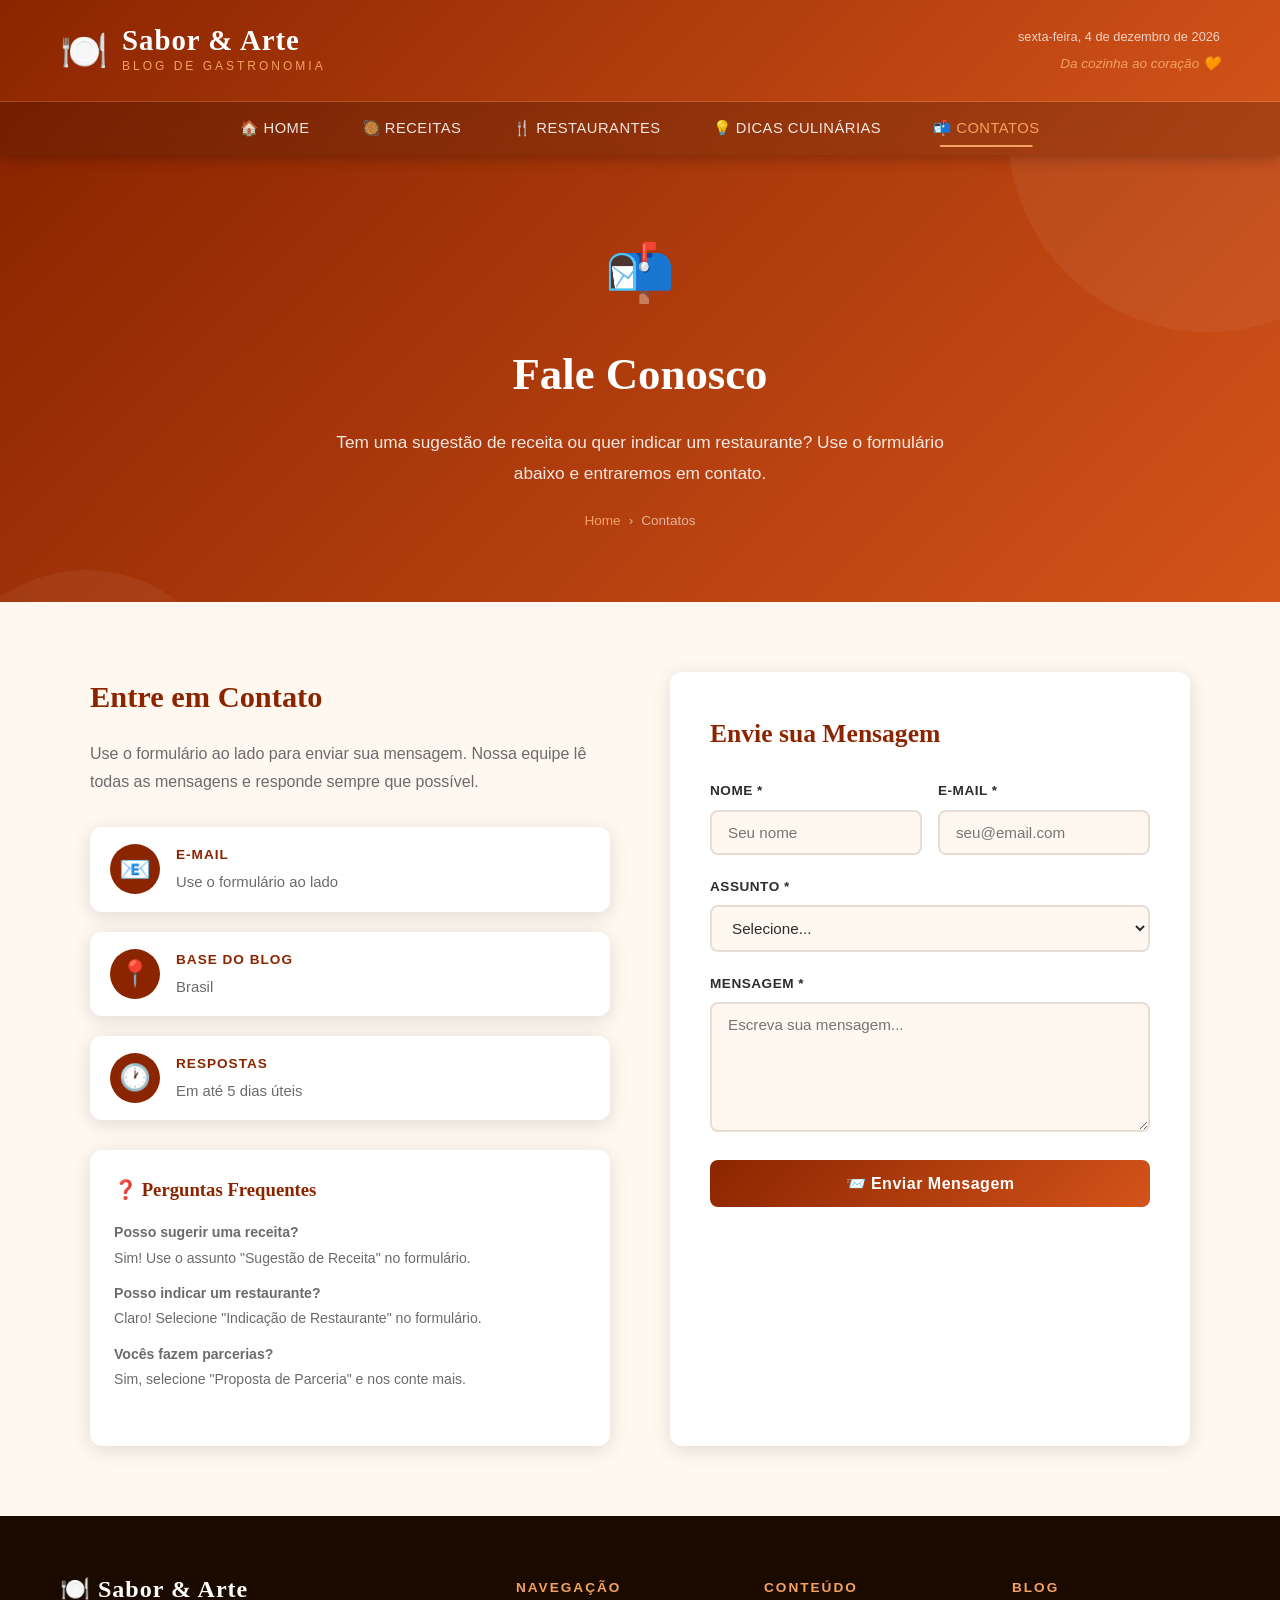
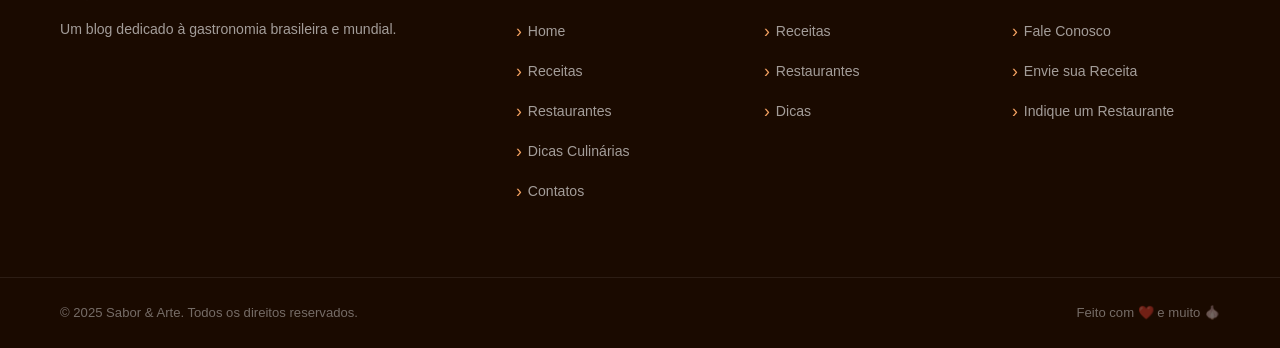
<file: contatos.html>
<!DOCTYPE html>
<html lang="pt-BR">
<head>
  <meta charset="UTF-8" />
  <meta name="viewport" content="width=device-width, initial-scale=1.0" />
  <title>Contatos | Sabor &amp; Arte</title>
  <link rel="stylesheet" href="css/style.css" />
</head>
<body>

  <header>
    <div class="header-top">
      <a href="index.html" class="logo">
        <span class="logo-icon">🍽️</span>
        <span class="logo-text">
          <span class="logo-title">Sabor &amp; Arte</span>
          <span class="logo-subtitle">Blog de Gastronomia</span>
        </span>
      </a>
      <div class="header-info">
        <span class="header-date" id="data-atual"></span>
        <span class="header-slogan">Da cozinha ao coração 🧡</span>
      </div>
    </div>
    <nav>
      <ul>
        <li><a href="index.html">🏠 Home</a></li>
        <li><a href="receitas.html">🥘 Receitas</a></li>
        <li><a href="restaurantes.html">🍴 Restaurantes</a></li>
        <li><a href="dicas.html">💡 Dicas Culinárias</a></li>
        <li><a href="contatos.html" class="active">📬 Contatos</a></li>
      </ul>
    </nav>
  </header>

  <main>

    <div class="page-hero">
      <span class="page-hero-icon">📬</span>
      <h1>Fale Conosco</h1>
      <p>
        Tem uma sugestão de receita ou quer indicar um restaurante?
        Use o formulário abaixo e entraremos em contato.
      </p>
      <div class="breadcrumb">
        <a href="index.html">Home</a>
        <span>›</span>
        <span>Contatos</span>
      </div>
    </div>

    <section class="contatos-section">
      <div class="contatos-grid">

        <!-- Informações -->
        <div class="contatos-info">
          <h2>Entre em Contato</h2>
          <p>
            Use o formulário ao lado para enviar sua mensagem.
            Nossa equipe lê todas as mensagens e responde
            sempre que possível.
          </p>

          <div class="contato-item">
            <div class="contato-icone">📧</div>
            <div class="contato-texto">
              <strong>E-mail</strong>
              <span>Use o formulário ao lado</span>
            </div>
          </div>

          <div class="contato-item">
            <div class="contato-icone">📍</div>
            <div class="contato-texto">
              <strong>Base do Blog</strong>
              <span>Brasil</span>
            </div>
          </div>

          <div class="contato-item">
            <div class="contato-icone">🕐</div>
            <div class="contato-texto">
              <strong>Respostas</strong>
              <span>Em até 5 dias úteis</span>
            </div>
          </div>

          <!-- FAQ rápido -->
          <div style="margin-top:30px; padding:24px; background:var(--cor-branco);
                      border-radius:var(--raio); box-shadow:var(--sombra);">
            <h3 style="font-family:var(--fonte-titulo); color:var(--cor-primaria);
                       margin-bottom:14px;">❓ Perguntas Frequentes</h3>
            <p style="font-size:0.88rem; color:var(--cor-texto-claro);
                      margin-bottom:10px;">
              <strong>Posso sugerir uma receita?</strong><br>
              Sim! Use o assunto "Sugestão de Receita" no formulário.
            </p>
            <p style="font-size:0.88rem; color:var(--cor-texto-claro);
                      margin-bottom:10px;">
              <strong>Posso indicar um restaurante?</strong><br>
              Claro! Selecione "Indicação de Restaurante" no formulário.
            </p>
            <p style="font-size:0.88rem; color:var(--cor-texto-claro);">
              <strong>Vocês fazem parcerias?</strong><br>
              Sim, selecione "Proposta de Parceria" e nos conte mais.
            </p>
          </div>
        </div>

        <!-- Formulário -->
        <div class="form-contato">
          <h2>Envie sua Mensagem</h2>
          <form onsubmit="enviarFormulario(event)">

            <div class="form-row">
              <div class="form-grupo">
                <label for="nome">Nome *</label>
                <input
                  type="text"
                  id="nome"
                  name="nome"
                  placeholder="Seu nome"
                  required
                />
              </div>
              <div class="form-grupo">
                <label for="email">E-mail *</label>
                <input
                  type="email"
                  id="email"
                  name="email"
                  placeholder="seu@email.com"
                  required
                />
              </div>
            </div>

            <div class="form-grupo">
              <label for="assunto">Assunto *</label>
              <select id="assunto" name="assunto" required>
                <option value="">Selecione...</option>
                <option value="sugestao-receita">💡 Sugestão de Receita</option>
                <option value="indicacao-restaurante">🍴 Indicação de Restaurante</option>
                <option value="parceria">🤝 Proposta de Parceria</option>
                <option value="duvida">❓ Dúvida sobre Receita</option>
                <option value="feedback">⭐ Feedback Geral</option>
                <option value="outro">📝 Outro</option>
              </select>
            </div>

            <div class="form-grupo">
              <label for="mensagem">Mensagem *</label>
              <textarea
                id="mensagem"
                name="mensagem"
                placeholder="Escreva sua mensagem..."
                required
              ></textarea>
            </div>

            <button type="submit" class="btn-enviar">
              📨 Enviar Mensagem
            </button>

          </form>
        </div>

      </div>
    </section>

  </main>

  <footer>
    <div class="footer-top">
      <div class="footer-brand">
        <span class="logo-title">🍽️ Sabor &amp; Arte</span>
        <p>Um blog dedicado à gastronomia brasileira e mundial.</p>
      </div>
      <div class="footer-col">
        <h4>Navegação</h4>
        <ul>
          <li><a href="index.html">Home</a></li>
          <li><a href="receitas.html">Receitas</a></li>
          <li><a href="restaurantes.html">Restaurantes</a></li>
          <li><a href="dicas.html">Dicas Culinárias</a></li>
          <li><a href="contatos.html">Contatos</a></li>
        </ul>
      </div>
      <div class="footer-col">
        <h4>Conteúdo</h4>
        <ul>
          <li><a href="receitas.html">Receitas</a></li>
          <li><a href="restaurantes.html">Restaurantes</a></li>
          <li><a href="dicas.html">Dicas</a></li>
        </ul>
      </div>
      <div class="footer-col">
        <h4>Blog</h4>
        <ul>
          <li><a href="contatos.html">Fale Conosco</a></li>
          <li><a href="contatos.html">Envie sua Receita</a></li>
          <li><a href="contatos.html">Indique um Restaurante</a></li>
        </ul>
      </div>
    </div>
    <div class="footer-bottom">
      <span>&copy; 2025 Sabor &amp; Arte. Todos os direitos reservados.</span>
      <span>Feito com ❤️ e muito 🧄</span>
    </div>
  </footer>

  <script>
    const d = new Date();
    const opts = { weekday:'long', day:'numeric', month:'long', year:'numeric' };
    document.getElementById('data-atual').textContent =
      d.toLocaleDateString('pt-BR', opts);

    function enviarFormulario(e) {
      e.preventDefault();
      const btn = document.querySelector('.btn-enviar');
      btn.textContent = '✅ Mensagem Enviada!';
      btn.style.background = '#2a7a2a';
      btn.disabled = true;
      setTimeout(() => {
        btn.textContent = '📨 Enviar Mensagem';
        btn.style.background = '';
        btn.disabled = false;
        e.target.reset();
      }, 4000);
    }
  </script>
</body>
</html>
</file>
<file: css/style.css>
/* ============================================
   RESET E VARIÁVEIS GLOBAIS
   ============================================ */
* {
  margin: 0;
  padding: 0;
  box-sizing: border-box;
}

:root {
  --cor-primaria: #8B2500;
  --cor-secundaria: #D4541A;
  --cor-destaque: #F4A261;
  --cor-clara: #FFF8F0;
  --cor-texto: #2D2D2D;
  --cor-texto-claro: #6B6B6B;
  --cor-branco: #FFFFFF;
  --cor-footer: #1A0A00;
  --fonte-titulo: 'Georgia', serif;
  --fonte-corpo: 'Segoe UI', Tahoma, Geneva, Verdana, sans-serif;
  --sombra: 0 4px 20px rgba(0, 0, 0, 0.12);
  --sombra-hover: 0 8px 30px rgba(0, 0, 0, 0.20);
  --raio: 12px;
  --transicao: all 0.3s ease;
}

html {
  scroll-behavior: smooth;
}

body {
  font-family: var(--fonte-corpo);
  color: var(--cor-texto);
  background-color: var(--cor-clara);
  line-height: 1.7;
}

/* ============================================
   HEADER
   ============================================ */
header {
  background: linear-gradient(135deg, var(--cor-primaria) 0%, var(--cor-secundaria) 100%);
  padding: 0;
  position: sticky;
  top: 0;
  z-index: 1000;
  box-shadow: 0 2px 15px rgba(0,0,0,0.3);
}

.header-top {
  display: flex;
  align-items: center;
  justify-content: space-between;
  padding: 18px 60px;
  border-bottom: 1px solid rgba(255,255,255,0.15);
}

.logo {
  display: flex;
  align-items: center;
  gap: 14px;
  text-decoration: none;
}

.logo-icon {
  font-size: 2.4rem;
  animation: pulse 2s infinite;
}

@keyframes pulse {
  0%, 100% { transform: scale(1); }
  50% { transform: scale(1.08); }
}

.logo-text {
  display: flex;
  flex-direction: column;
}

.logo-title {
  font-family: var(--fonte-titulo);
  font-size: 1.8rem;
  color: var(--cor-branco);
  font-weight: bold;
  letter-spacing: 1px;
  line-height: 1.1;
}

.logo-subtitle {
  font-size: 0.75rem;
  color: var(--cor-destaque);
  letter-spacing: 3px;
  text-transform: uppercase;
}

.header-info {
  display: flex;
  flex-direction: column;
  align-items: flex-end;
  gap: 4px;
}

.header-date {
  font-size: 0.8rem;
  color: rgba(255,255,255,0.75);
}

.header-slogan {
  font-size: 0.85rem;
  color: var(--cor-destaque);
  font-style: italic;
}

/* ============================================
   NAV
   ============================================ */
nav {
  background: rgba(0,0,0,0.2);
  backdrop-filter: blur(10px);
}

nav ul {
  list-style: none;
  display: flex;
  justify-content: center;
  align-items: center;
  padding: 0 60px;
  gap: 4px;
}

nav ul li a {
  display: block;
  color: rgba(255,255,255,0.88);
  text-decoration: none;
  padding: 14px 24px;
  font-size: 0.92rem;
  font-weight: 500;
  letter-spacing: 0.5px;
  text-transform: uppercase;
  position: relative;
  transition: var(--transicao);
}

nav ul li a::after {
  content: '';
  position: absolute;
  bottom: 8px;
  left: 50%;
  transform: translateX(-50%);
  width: 0;
  height: 2px;
  background: var(--cor-destaque);
  transition: var(--transicao);
  border-radius: 2px;
}

nav ul li a:hover,
nav ul li a.active {
  color: var(--cor-branco);
}

nav ul li a:hover::after,
nav ul li a.active::after {
  width: 60%;
}

nav ul li a.active {
  color: var(--cor-destaque);
}

/* ============================================
   MAIN
   ============================================ */
main {
  min-height: calc(100vh - 200px);
}

/* ============================================
   HERO BANNER
   ============================================ */
.hero {
  background: linear-gradient(rgba(0,0,0,0.50), rgba(0,0,0,0.50)),
              url('https://images.unsplash.com/photo-1504674900247-0877df9cc836?w=1600&q=80')
              center/cover no-repeat;
  height: 520px;
  display: flex;
  align-items: center;
  justify-content: center;
  text-align: center;
  padding: 40px;
}

.hero-content {
  max-width: 760px;
}

.hero-badge {
  display: inline-block;
  background: var(--cor-destaque);
  color: var(--cor-primaria);
  font-size: 0.78rem;
  font-weight: 700;
  letter-spacing: 3px;
  text-transform: uppercase;
  padding: 6px 20px;
  border-radius: 30px;
  margin-bottom: 20px;
}

.hero h1 {
  font-family: var(--fonte-titulo);
  font-size: 3.2rem;
  color: var(--cor-branco);
  margin-bottom: 18px;
  line-height: 1.2;
  text-shadow: 2px 2px 8px rgba(0,0,0,0.5);
}

.hero p {
  font-size: 1.15rem;
  color: rgba(255,255,255,0.92);
  margin-bottom: 30px;
  line-height: 1.8;
}

.btn-hero {
  display: inline-block;
  background: var(--cor-destaque);
  color: var(--cor-primaria);
  padding: 14px 36px;
  border-radius: 50px;
  font-weight: 700;
  font-size: 1rem;
  text-decoration: none;
  transition: var(--transicao);
  box-shadow: 0 4px 15px rgba(244,162,97,0.4);
}

.btn-hero:hover {
  background: var(--cor-branco);
  transform: translateY(-3px);
  box-shadow: 0 8px 25px rgba(244,162,97,0.5);
}

/* ============================================
   SEÇÕES GERAIS
   ============================================ */
section {
  padding: 70px 60px;
}

.section-header {
  text-align: center;
  margin-bottom: 50px;
}

.section-tag {
  display: inline-block;
  background: var(--cor-destaque);
  color: var(--cor-primaria);
  font-size: 0.72rem;
  font-weight: 700;
  letter-spacing: 2px;
  text-transform: uppercase;
  padding: 5px 16px;
  border-radius: 20px;
  margin-bottom: 14px;
}

.section-header h2 {
  font-family: var(--fonte-titulo);
  font-size: 2.2rem;
  color: var(--cor-primaria);
  margin-bottom: 12px;
}

.section-header p {
  font-size: 1rem;
  color: var(--cor-texto-claro);
  max-width: 600px;
  margin: 0 auto;
}

.divisor {
  width: 60px;
  height: 4px;
  background: linear-gradient(90deg, var(--cor-primaria), var(--cor-destaque));
  margin: 16px auto 0;
  border-radius: 2px;
}

/* ============================================
   SOBRE O BLOG (Home)
   ============================================ */
.sobre {
  background: var(--cor-branco);
}

.sobre-grid {
  display: grid;
  grid-template-columns: 1fr 1fr;
  gap: 60px;
  align-items: center;
  max-width: 1100px;
  margin: 0 auto;
}

.sobre-texto h2 {
  font-family: var(--fonte-titulo);
  font-size: 2rem;
  color: var(--cor-primaria);
  margin-bottom: 18px;
}

.sobre-texto p {
  font-size: 1rem;
  color: var(--cor-texto-claro);
  margin-bottom: 16px;
}

.sobre-stats {
  display: flex;
  gap: 30px;
  margin-top: 24px;
}

.stat {
  text-align: center;
}

.stat-numero {
  display: block;
  font-size: 2rem;
  font-weight: 700;
  color: var(--cor-secundaria);
  font-family: var(--fonte-titulo);
}

.stat-label {
  font-size: 0.8rem;
  color: var(--cor-texto-claro);
  text-transform: uppercase;
  letter-spacing: 1px;
}

.sobre-imagem {
  position: relative;
}

.sobre-imagem img {
  width: 100%;
  height: 380px;
  object-fit: cover;
  border-radius: var(--raio);
  box-shadow: var(--sombra);
}

.sobre-imagem-badge {
  position: absolute;
  bottom: -20px;
  left: -20px;
  background: var(--cor-primaria);
  color: var(--cor-branco);
  padding: 18px 22px;
  border-radius: var(--raio);
  text-align: center;
  box-shadow: var(--sombra);
}

.sobre-imagem-badge span {
  display: block;
  font-size: 1.6rem;
  font-weight: 700;
}

.sobre-imagem-badge small {
  font-size: 0.72rem;
  opacity: 0.85;
}

/* ============================================
   DESTAQUES / CARDS
   ============================================ */
.destaques {
  background: var(--cor-clara);
}

.cards-grid {
  display: grid;
  grid-template-columns: repeat(3, 1fr);
  gap: 30px;
  max-width: 1100px;
  margin: 0 auto;
}

.card {
  background: var(--cor-branco);
  border-radius: var(--raio);
  overflow: hidden;
  box-shadow: var(--sombra);
  transition: var(--transicao);
  text-decoration: none;
  color: inherit;
  display: block;
}

.card:hover {
  transform: translateY(-8px);
  box-shadow: var(--sombra-hover);
}

.card-img-wrap {
  position: relative;
  overflow: hidden;
  height: 220px;
}

.card-img-wrap img {
  width: 100%;
  height: 100%;
  object-fit: cover;
  transition: transform 0.5s ease;
}

.card:hover .card-img-wrap img {
  transform: scale(1.08);
}

.card-categoria {
  position: absolute;
  top: 14px;
  left: 14px;
  background: var(--cor-primaria);
  color: var(--cor-branco);
  font-size: 0.72rem;
  font-weight: 600;
  letter-spacing: 1.5px;
  text-transform: uppercase;
  padding: 4px 12px;
  border-radius: 20px;
}

.card-body {
  padding: 24px;
}

.card-body h3 {
  font-family: var(--fonte-titulo);
  font-size: 1.2rem;
  color: var(--cor-primaria);
  margin-bottom: 10px;
  line-height: 1.4;
}

.card-body p {
  font-size: 0.92rem;
  color: var(--cor-texto-claro);
  line-height: 1.7;
  margin-bottom: 16px;
}

.card-link {
  display: inline-flex;
  align-items: center;
  gap: 6px;
  color: var(--cor-secundaria);
  font-size: 0.88rem;
  font-weight: 600;
  text-decoration: none;
  transition: var(--transicao);
}

.card-link:hover {
  color: var(--cor-primaria);
  gap: 10px;
}

/* ============================================
   BANNER CTA
   ============================================ */
.banner-cta {
  background: linear-gradient(135deg, var(--cor-primaria), var(--cor-secundaria));
  text-align: center;
  padding: 70px 60px;
}

.banner-cta h2 {
  font-family: var(--fonte-titulo);
  font-size: 2.2rem;
  color: var(--cor-branco);
  margin-bottom: 14px;
}

.banner-cta p {
  font-size: 1.05rem;
  color: rgba(255,255,255,0.88);
  margin-bottom: 30px;
  max-width: 600px;
  margin-left: auto;
  margin-right: auto;
}

.btn-cta {
  display: inline-block;
  background: var(--cor-branco);
  color: var(--cor-primaria);
  padding: 14px 36px;
  border-radius: 50px;
  font-weight: 700;
  font-size: 0.95rem;
  text-decoration: none;
  transition: var(--transicao);
}

.btn-cta:hover {
  background: var(--cor-destaque);
  transform: translateY(-3px);
}

/* ============================================
   PAGE HERO (páginas internas)
   ============================================ */
.page-hero {
  background: linear-gradient(135deg, var(--cor-primaria) 0%, var(--cor-secundaria) 100%);
  padding: 70px 60px;
  text-align: center;
  position: relative;
  overflow: hidden;
}

.page-hero::before {
  content: '';
  position: absolute;
  top: -50%;
  right: -10%;
  width: 400px;
  height: 400px;
  background: rgba(255,255,255,0.05);
  border-radius: 50%;
}

.page-hero::after {
  content: '';
  position: absolute;
  bottom: -60%;
  left: -5%;
  width: 300px;
  height: 300px;
  background: rgba(255,255,255,0.05);
  border-radius: 50%;
}

.page-hero-icon {
  font-size: 3.5rem;
  margin-bottom: 16px;
  display: block;
}

.page-hero h1 {
  font-family: var(--fonte-titulo);
  font-size: 2.8rem;
  color: var(--cor-branco);
  margin-bottom: 14px;
}

.page-hero p {
  font-size: 1.08rem;
  color: rgba(255,255,255,0.88);
  max-width: 640px;
  margin: 0 auto;
  line-height: 1.8;
}

.breadcrumb {
  display: flex;
  justify-content: center;
  gap: 8px;
  margin-top: 20px;
  font-size: 0.85rem;
}

.breadcrumb a {
  color: var(--cor-destaque);
  text-decoration: none;
}

.breadcrumb span {
  color: rgba(255,255,255,0.6);
}

/* ============================================
   ARTIGOS / POSTS
   ============================================ */
.artigos {
  background: var(--cor-clara);
}

.artigos-grid {
  display: grid;
  grid-template-columns: repeat(2, 1fr);
  gap: 30px;
  max-width: 1100px;
  margin: 0 auto;
}

.artigo-card {
  background: var(--cor-branco);
  border-radius: var(--raio);
  overflow: hidden;
  box-shadow: var(--sombra);
  transition: var(--transicao);
  display: flex;
  flex-direction: column;
}

.artigo-card:hover {
  transform: translateY(-5px);
  box-shadow: var(--sombra-hover);
}

.artigo-card img {
  width: 100%;
  height: 220px;
  object-fit: cover;
  transition: transform 0.4s ease;
}

.artigo-card:hover img {
  transform: scale(1.05);
}

.artigo-card-body {
  padding: 26px;
  flex: 1;
  display: flex;
  flex-direction: column;
}

.artigo-meta {
  display: flex;
  align-items: center;
  gap: 14px;
  margin-bottom: 14px;
  font-size: 0.8rem;
  color: var(--cor-texto-claro);
}

.artigo-meta .tag {
  background: var(--cor-clara);
  color: var(--cor-primaria);
  font-weight: 600;
  padding: 3px 10px;
  border-radius: 20px;
  border: 1px solid var(--cor-destaque);
}

.artigo-card-body h3 {
  font-family: var(--fonte-titulo);
  font-size: 1.25rem;
  color: var(--cor-primaria);
  margin-bottom: 12px;
  line-height: 1.4;
}

.artigo-card-body p {
  font-size: 0.93rem;
  color: var(--cor-texto-claro);
  flex: 1;
  margin-bottom: 20px;
}

.btn-ler {
  display: inline-flex;
  align-items: center;
  gap: 8px;
  background: var(--cor-primaria);
  color: var(--cor-branco);
  padding: 10px 22px;
  border-radius: 50px;
  font-size: 0.85rem;
  font-weight: 600;
  text-decoration: none;
  transition: var(--transicao);
  align-self: flex-start;
}

.btn-ler:hover {
  background: var(--cor-secundaria);
  transform: translateX(4px);
}

/* ============================================
   RECEITA DESTAQUE
   ============================================ */
.receita-destaque {
  background: var(--cor-branco);
}

.receita-destaque-grid {
  display: grid;
  grid-template-columns: 1fr 1fr;
  gap: 60px;
  align-items: start;
  max-width: 1100px;
  margin: 0 auto;
}

.receita-destaque img {
  width: 100%;
  height: 420px;
  object-fit: cover;
  border-radius: var(--raio);
  box-shadow: var(--sombra);
}

.receita-info h2 {
  font-family: var(--fonte-titulo);
  font-size: 1.9rem;
  color: var(--cor-primaria);
  margin-bottom: 14px;
}

.receita-info > p {
  color: var(--cor-texto-claro);
  margin-bottom: 24px;
  font-size: 0.95rem;
}

.receita-detalhes {
  display: flex;
  gap: 20px;
  margin-bottom: 28px;
  flex-wrap: wrap;
}

.detalhe {
  display: flex;
  align-items: center;
  gap: 6px;
  background: var(--cor-clara);
  padding: 8px 16px;
  border-radius: 30px;
  font-size: 0.85rem;
  color: var(--cor-texto);
  font-weight: 500;
}

.ingredientes h3,
.modo-preparo h3 {
  font-family: var(--fonte-titulo);
  color: var(--cor-primaria);
  margin-bottom: 12px;
  font-size: 1.1rem;
}

.ingredientes ul {
  list-style: none;
  margin-bottom: 24px;
}

.ingredientes ul li {
  padding: 6px 0;
  border-bottom: 1px dashed #e0d5c8;
  font-size: 0.92rem;
  color: var(--cor-texto-claro);
  display: flex;
  align-items: center;
  gap: 8px;
}

.ingredientes ul li::before {
  content: '✦';
  color: var(--cor-destaque);
  font-size: 0.65rem;
}

.modo-preparo ol {
  padding-left: 20px;
}

.modo-preparo ol li {
  padding: 6px 0;
  font-size: 0.92rem;
  color: var(--cor-texto-claro);
  margin-bottom: 6px;
}

/* ============================================
   RESTAURANTES
   ============================================ */
.restaurantes-grid {
  display: grid;
  grid-template-columns: repeat(3, 1fr);
  gap: 28px;
  max-width: 1100px;
  margin: 0 auto;
}

.restaurante-card {
  background: var(--cor-branco);
  border-radius: var(--raio);
  overflow: hidden;
  box-shadow: var(--sombra);
  transition: var(--transicao);
}

.restaurante-card:hover {
  transform: translateY(-6px);
  box-shadow: var(--sombra-hover);
}

.restaurante-card img {
  width: 100%;
  height: 200px;
  object-fit: cover;
  transition: transform 0.4s ease;
}

.restaurante-card:hover img {
  transform: scale(1.06);
}

.restaurante-body {
  padding: 20px;
}

.restaurante-body h3 {
  font-family: var(--fonte-titulo);
  font-size: 1.15rem;
  color: var(--cor-primaria);
  margin-bottom: 6px;
}

.restaurante-local {
  font-size: 0.82rem;
  color: var(--cor-texto-claro);
  margin-bottom: 10px;
  display: flex;
  align-items: center;
  gap: 4px;
}

.estrelas {
  color: #f4c542;
  font-size: 0.95rem;
  margin-bottom: 12px;
  display: block;
}

.restaurante-body p {
  font-size: 0.88rem;
  color: var(--cor-texto-claro);
  line-height: 1.6;
  margin-bottom: 14px;
}

.tag-culinaria {
  display: inline-block;
  background: var(--cor-destaque);
  color: var(--cor-primaria);
  font-size: 0.75rem;
  font-weight: 600;
  padding: 4px 12px;
  border-radius: 20px;
}

/* ============================================
   MAPA / DICAS
   ============================================ */
.dicas-grid {
  display: grid;
  grid-template-columns: repeat(2, 1fr);
  gap: 24px;
  max-width: 1100px;
  margin: 0 auto;
}

.dica-item {
  background: var(--cor-branco);
  border-radius: var(--raio);
  padding: 28px;
  box-shadow: var(--sombra);
  display: flex;
  gap: 20px;
  transition: var(--transicao);
  align-items: flex-start;
}

.dica-item:hover {
  transform: translateY(-4px);
  box-shadow: var(--sombra-hover);
}

.dica-icone {
  font-size: 2.2rem;
  flex-shrink: 0;
  width: 60px;
  height: 60px;
  background: var(--cor-clara);
  border-radius: 50%;
  display: flex;
  align-items: center;
  justify-content: center;
}

.dica-conteudo h3 {
  font-family: var(--fonte-titulo);
  color: var(--cor-primaria);
  margin-bottom: 8px;
  font-size: 1.1rem;
}

.dica-conteudo p {
  font-size: 0.91rem;
  color: var(--cor-texto-claro);
  line-height: 1.7;
}

/* ============================================
   CONTATOS
   ============================================ */
.contatos-section {
  background: var(--cor-clara);
}

.contatos-grid {
  display: grid;
  grid-template-columns: 1fr 1fr;
  gap: 60px;
  max-width: 1100px;
  margin: 0 auto;
}

.contatos-info h2 {
  font-family: var(--fonte-titulo);
  font-size: 1.9rem;
  color: var(--cor-primaria);
  margin-bottom: 16px;
}

.contatos-info p {
  color: var(--cor-texto-claro);
  margin-bottom: 30px;
  line-height: 1.8;
}

.contato-item {
  display: flex;
  align-items: center;
  gap: 16px;
  margin-bottom: 20px;
  padding: 16px 20px;
  background: var(--cor-branco);
  border-radius: var(--raio);
  box-shadow: var(--sombra);
  transition: var(--transicao);
}

.contato-item:hover {
  transform: translateX(6px);
}

.contato-icone {
  font-size: 1.6rem;
  width: 50px;
  height: 50px;
  background: var(--cor-primaria);
  border-radius: 50%;
  display: flex;
  align-items: center;
  justify-content: center;
  flex-shrink: 0;
}

.contato-texto strong {
  display: block;
  font-size: 0.85rem;
  color: var(--cor-primaria);
  font-weight: 700;
  text-transform: uppercase;
  letter-spacing: 1px;
  margin-bottom: 2px;
}

.contato-texto span {
  font-size: 0.93rem;
  color: var(--cor-texto-claro);
}

.redes-sociais {
  margin-top: 30px;
}

.redes-sociais h3 {
  font-family: var(--fonte-titulo);
  color: var(--cor-primaria);
  margin-bottom: 16px;
}

.social-links {
  display: flex;
  gap: 12px;
}

.social-link {
  display: flex;
  align-items: center;
  gap: 8px;
  background: var(--cor-primaria);
  color: var(--cor-branco);
  padding: 10px 18px;
  border-radius: 30px;
  text-decoration: none;
  font-size: 0.85rem;
  font-weight: 600;
  transition: var(--transicao);
}

.social-link:hover {
  background: var(--cor-secundaria);
  transform: translateY(-3px);
}

/* FORMULÁRIO */
.form-contato {
  background: var(--cor-branco);
  padding: 40px;
  border-radius: var(--raio);
  box-shadow: var(--sombra);
}

.form-contato h2 {
  font-family: var(--fonte-titulo);
  font-size: 1.6rem;
  color: var(--cor-primaria);
  margin-bottom: 24px;
}

.form-grupo {
  margin-bottom: 20px;
}

.form-grupo label {
  display: block;
  font-size: 0.85rem;
  font-weight: 600;
  color: var(--cor-texto);
  margin-bottom: 7px;
  text-transform: uppercase;
  letter-spacing: 0.5px;
}

.form-grupo input,
.form-grupo select,
.form-grupo textarea {
  width: 100%;
  padding: 12px 16px;
  border: 2px solid #e8ddd4;
  border-radius: 8px;
  font-family: var(--fonte-corpo);
  font-size: 0.95rem;
  color: var(--cor-texto);
  background: var(--cor-clara);
  transition: var(--transicao);
  outline: none;
}

.form-grupo input:focus,
.form-grupo select:focus,
.form-grupo textarea:focus {
  border-color: var(--cor-secundaria);
  background: var(--cor-branco);
  box-shadow: 0 0 0 3px rgba(212, 84, 26, 0.12);
}

.form-grupo textarea {
  height: 130px;
  resize: vertical;
}

.form-row {
  display: grid;
  grid-template-columns: 1fr 1fr;
  gap: 16px;
}

.btn-enviar {
  width: 100%;
  padding: 14px;
  background: linear-gradient(135deg, var(--cor-primaria), var(--cor-secundaria));
  color: var(--cor-branco);
  border: none;
  border-radius: 8px;
  font-size: 1rem;
  font-weight: 700;
  cursor: pointer;
  transition: var(--transicao);
  letter-spacing: 0.5px;
}

.btn-enviar:hover {
  opacity: 0.9;
  transform: translateY(-2px);
  box-shadow: 0 6px 20px rgba(139,37,0,0.3);
}

/* ============================================
   NEWSLETTER
   ============================================ */
.newsletter {
  background: linear-gradient(135deg, var(--cor-secundaria), var(--cor-primaria));
  text-align: center;
  padding: 60px;
}

.newsletter h2 {
  font-family: var(--fonte-titulo);
  font-size: 2rem;
  color: var(--cor-branco);
  margin-bottom: 10px;
}

.newsletter p {
  color: rgba(255,255,255,0.88);
  margin-bottom: 28px;
  font-size: 1rem;
}

.newsletter-form {
  display: flex;
  gap: 12px;
  justify-content: center;
  max-width: 500px;
  margin: 0 auto;
}

.newsletter-form input {
  flex: 1;
  padding: 14px 20px;
  border: none;
  border-radius: 50px;
  font-size: 0.95rem;
  outline: none;
  font-family: var(--fonte-corpo);
}

.newsletter-form button {
  padding: 14px 28px;
  background: var(--cor-destaque);
  color: var(--cor-primaria);
  border: none;
  border-radius: 50px;
  font-size: 0.9rem;
  font-weight: 700;
  cursor: pointer;
  transition: var(--transicao);
  white-space: nowrap;
}

.newsletter-form button:hover {
  background: var(--cor-branco);
  transform: scale(1.04);
}

/* ============================================
   FOOTER
   ============================================ */
footer {
  background: var(--cor-footer);
  color: rgba(255,255,255,0.75);
}

.footer-top {
  display: grid;
  grid-template-columns: 2fr 1fr 1fr 1fr;
  gap: 40px;
  padding: 60px;
  border-bottom: 1px solid rgba(255,255,255,0.08);
}

.footer-brand .logo-title {
  font-size: 1.5rem;
  margin-bottom: 14px;
  display: block;
}

.footer-brand p {
  font-size: 0.88rem;
  line-height: 1.8;
  color: rgba(255,255,255,0.6);
  margin-bottom: 20px;
}

.footer-col h4 {
  color: var(--cor-destaque);
  font-size: 0.85rem;
  text-transform: uppercase;
  letter-spacing: 2px;
  margin-bottom: 18px;
  font-weight: 700;
}

.footer-col ul {
  list-style: none;
}

.footer-col ul li {
  margin-bottom: 10px;
}

.footer-col ul li a {
  color: rgba(255,255,255,0.6);
  text-decoration: none;
  font-size: 0.88rem;
  transition: var(--transicao);
  display: flex;
  align-items: center;
  gap: 6px;
}

.footer-col ul li a::before {
  content: '›';
  color: var(--cor-destaque);
  font-size: 1.1rem;
}

.footer-col ul li a:hover {
  color: var(--cor-destaque);
  padding-left: 4px;
}

.footer-bottom {
  display: flex;
  justify-content: space-between;
  align-items: center;
  padding: 24px 60px;
  font-size: 0.82rem;
  color: rgba(255,255,255,0.4);
}

.footer-bottom a {
  color: var(--cor-destaque);
  text-decoration: none;
}

/* ============================================
   RESPONSIVIDADE
   ============================================ */
@media (max-width: 1024px) {
  section { padding: 50px 30px; }
  .header-top { padding: 14px 30px; }
  nav ul { padding: 0 20px; }
  nav ul li a { padding: 12px 16px; font-size: 0.85rem; }
  .cards-grid { grid-template-columns: repeat(2, 1fr); }
  .footer-top { grid-template-columns: 1fr 1fr; padding: 40px 30px; }
  .footer-bottom { padding: 20px 30px; }
}

@media (max-width: 768px) {
  .header-top { padding: 12px 20px; flex-wrap: wrap; gap: 10px; }
  .logo-title { font-size: 1.4rem; }
  nav ul { flex-wrap: wrap; padding: 0 10px; }
  nav ul li a { padding: 10px 12px; font-size: 0.78rem; }
  .hero h1 { font-size: 2rem; }
  .hero { height: 380px; }
  section { padding: 40px 20px; }
  .sobre-grid,
  .receita-destaque-grid,
  .contatos-grid { grid-template-columns: 1fr; }
  .cards-grid,
  .artigos-grid,
  .dicas-grid,
  .restaurantes-grid { grid-template-columns: 1fr; }
  .form-row { grid-template-columns: 1fr; }
  .footer-top { grid-template-columns: 1fr; padding: 30px 20px; }
  .footer-bottom { flex-direction: column; gap: 8px; text-align: center; padding: 16px 20px; }
  .newsletter-form { flex-direction: column; }
  .sobre-stats { justify-content: center; }
  .page-hero { padding: 50px 20px; }
  .page-hero h1 { font-size: 2rem; }
}
</file>
